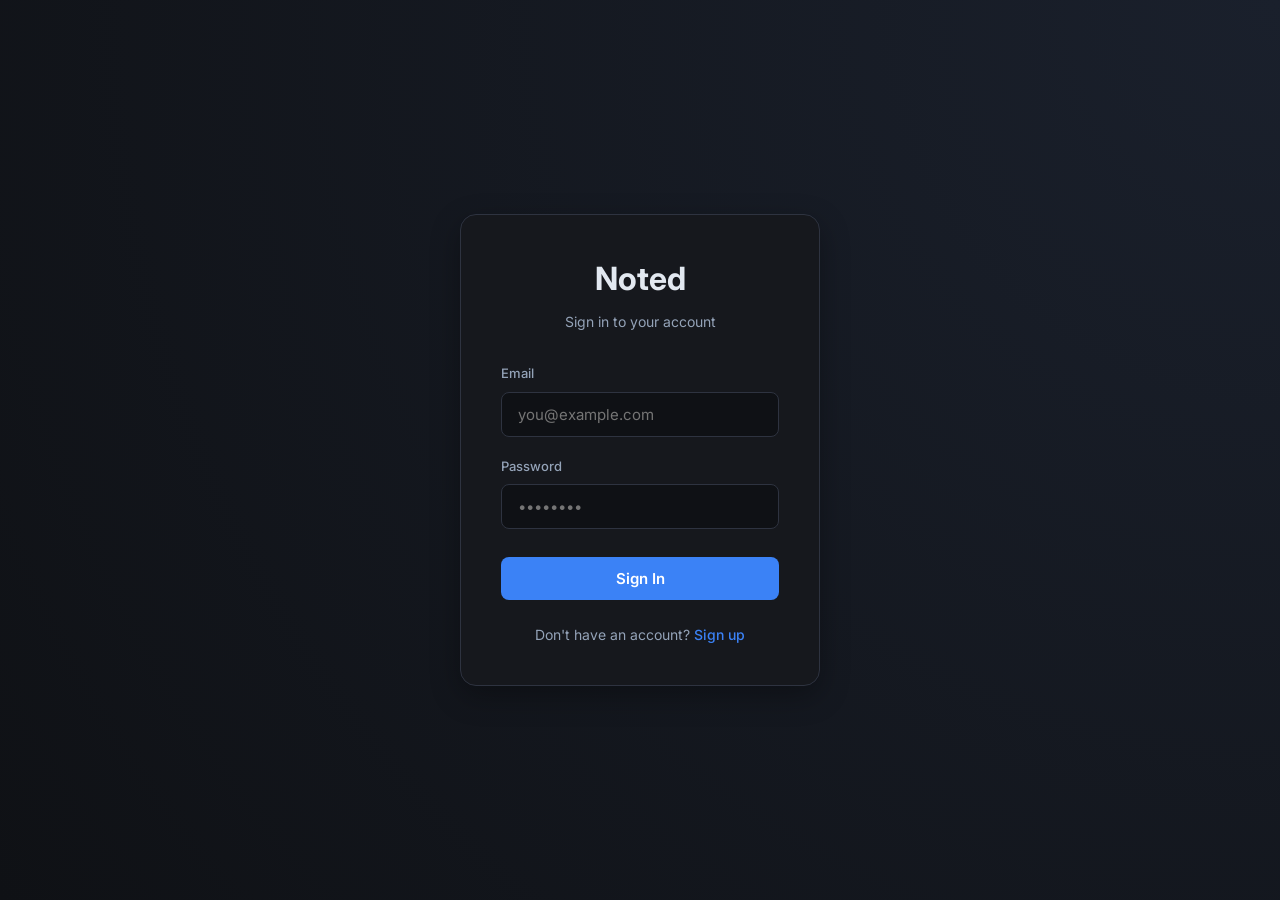
<file: index.html>
<!DOCTYPE html>
<html lang="en">
<head>
    <meta charset="UTF-8">
    <meta name="viewport" content="width=device-width, initial-scale=1.0">
    <title>Noted - Premium Notepad</title>
    <meta name="description" content="A beautiful, premium, and dynamic notepad application.">
    <!-- Google Fonts -->
    <link rel="preconnect" href="https://fonts.googleapis.com">
    <link rel="preconnect" href="https://fonts.gstatic.com" crossorigin>
    <link href="https://fonts.googleapis.com/css2?family=Inter:wght@300;400;500;600;700&display=swap" rel="stylesheet">
    <link rel="stylesheet" href="style.css">
</head>
<body>
    <div class="app-container">
        <!-- Sidebar -->
        <aside class="sidebar">
            <div class="sidebar-header">
                <h1>Noted</h1>
                <div style="display: flex; gap: 8px;">
                    <button id="logout-btn" class="icon-btn danger" title="Log out">
                        <svg width="20" height="20" viewBox="0 0 24 24" fill="none" stroke="currentColor" stroke-width="2" stroke-linecap="round" stroke-linejoin="round">
                            <path d="M9 21H5a2 2 0 0 1-2-2V5a2 2 0 0 1 2-2h4"></path>
                            <polyline points="16 17 21 12 16 7"></polyline>
                            <line x1="21" y1="12" x2="9" y2="12"></line>
                        </svg>
                    </button>
                    <button id="new-note-btn" class="icon-btn" title="Create new note">
                        <svg width="24" height="24" viewBox="0 0 24 24" fill="none" stroke="currentColor" stroke-width="2" stroke-linecap="round" stroke-linejoin="round">
                            <line x1="12" y1="5" x2="12" y2="19"></line>
                            <line x1="5" y1="12" x2="19" y2="12"></line>
                        </svg>
                    </button>
                </div>
            </div>
            
            <div class="search-container">
                <svg class="search-icon" width="18" height="18" viewBox="0 0 24 24" fill="none" stroke="currentColor" stroke-width="2" stroke-linecap="round" stroke-linejoin="round">
                    <circle cx="11" cy="11" r="8"></circle>
                    <line x1="21" y1="21" x2="16.65" y2="16.65"></line>
                </svg>
                <input type="text" id="search-input" placeholder="Search notes...">
            </div>

            <div class="notes-list" id="notes-list">
                <!-- Notes will be injected here via JS -->
            </div>
        </aside>

        <!-- Main Editor Area -->
        <main class="editor-container">
            <div id="editor-empty-state" class="empty-state">
                <div class="empty-icon-wrapper">
                    <svg width="64" height="64" viewBox="0 0 24 24" fill="none" stroke="currentColor" stroke-width="1.5" stroke-linecap="round" stroke-linejoin="round">
                        <path d="M11 4H4a2 2 0 0 0-2 2v14a2 2 0 0 0 2 2h14a2 2 0 0 0 2-2v-7"></path>
                        <path d="M18.5 2.5a2.121 2.121 0 0 1 3 3L12 15l-4 1 1-4 9.5-9.5z"></path>
                    </svg>
                </div>
                <h2>Select a note or create a new one</h2>
                <p>Your beautiful thoughts deserve a beautiful space.</p>
            </div>

            <div id="editor-area" class="editor-area hidden">
                <div class="editor-header">
                    <input type="text" id="note-title" placeholder="Note Title" autocomplete="off">
                    <div class="editor-actions">
                        <span id="save-status" class="save-status">Saved</span>
                        <button id="delete-note-btn" class="icon-btn danger" title="Delete note">
                            <svg width="20" height="20" viewBox="0 0 24 24" fill="none" stroke="currentColor" stroke-width="2" stroke-linecap="round" stroke-linejoin="round">
                                <polyline points="3 6 5 6 21 6"></polyline>
                                <path d="M19 6v14a2 2 0 0 1-2 2H7a2 2 0 0 1-2-2V6m3 0V4a2 2 0 0 1 2-2h4a2 2 0 0 1 2 2v2"></path>
                                <line x1="10" y1="11" x2="10" y2="17"></line>
                                <line x1="14" y1="11" x2="14" y2="17"></line>
                            </svg>
                        </button>
                    </div>
                </div>
                <textarea id="note-content" placeholder="Start typing..."></textarea>
            </div>
        </main>
    </div>
    <script src="app.js"></script>
</body>
</html>
</file>
<file: style.css>
:root {
    --bg-color: #0f1115;
    --sidebar-bg: #16181d;
    --text-primary: #e2e8f0;
    --text-secondary: #94a3b8;
    --accent-color: #3b82f6;
    --accent-hover: #2563eb;
    --border-color: #2e3340;
    --item-hover: #1e2229;
    --item-active: #232833;
    --danger-color: #ef4444;
    --danger-hover: #dc2626;
    --glass-bg: rgba(22, 24, 29, 0.7);
    --font-family: 'Inter', sans-serif;
}

* {
    box-sizing: border-box;
    margin: 0;
    padding: 0;
}

body {
    font-family: var(--font-family);
    background-color: var(--bg-color);
    color: var(--text-primary);
    height: 100vh;
    overflow: hidden;
    line-height: 1.5;
}

.app-container {
    display: flex;
    height: 100vh;
    width: 100vw;
}

/* Sidebar */
.sidebar {
    width: 320px;
    background-color: var(--sidebar-bg);
    border-right: 1px solid var(--border-color);
    display: flex;
    flex-direction: column;
    z-index: 10;
    box-shadow: 4px 0 20px rgba(0, 0, 0, 0.2);
}

.sidebar-header {
    padding: 24px 20px 16px;
    display: flex;
    justify-content: space-between;
    align-items: center;
}

.sidebar-header h1 {
    font-size: 24px;
    font-weight: 700;
    background: linear-gradient(135deg, #60a5fa, #a78bfa);
    -webkit-background-clip: text;
    background-clip: text;
    -webkit-text-fill-color: transparent;
    letter-spacing: -0.5px;
}

.icon-btn {
    background: transparent;
    border: none;
    color: var(--text-secondary);
    cursor: pointer;
    width: 36px;
    height: 36px;
    border-radius: 8px;
    display: flex;
    align-items: center;
    justify-content: center;
    transition: all 0.2s cubic-bezier(0.4, 0, 0.2, 1);
}

.icon-btn:hover {
    background-color: var(--item-hover);
    color: var(--text-primary);
    transform: translateY(-1px);
}

.icon-btn:active {
    transform: translateY(1px);
}

.icon-btn.danger:hover {
    color: var(--danger-color);
    background-color: rgba(239, 68, 68, 0.1);
}

.search-container {
    padding: 0 20px 16px;
    position: relative;
}

.search-icon {
    position: absolute;
    left: 32px;
    top: 50%;
    transform: translateY(-50%) translateY(-8px);
    color: var(--text-secondary);
}

#search-input {
    width: 100%;
    background-color: var(--bg-color);
    border: 1px solid var(--border-color);
    padding: 10px 16px 10px 40px;
    border-radius: 12px;
    color: var(--text-primary);
    font-size: 14px;
    font-family: inherit;
    transition: all 0.2s ease;
    outline: none;
}

#search-input:focus {
    border-color: var(--accent-color);
    box-shadow: 0 0 0 2px rgba(59, 130, 246, 0.2);
}

.notes-list {
    flex: 1;
    overflow-y: auto;
    padding: 8px 12px;
}

.notes-list::-webkit-scrollbar {
    width: 6px;
}

.notes-list::-webkit-scrollbar-track {
    background: transparent;
}

.notes-list::-webkit-scrollbar-thumb {
    background-color: var(--border-color);
    border-radius: 10px;
}

.note-item {
    padding: 12px 16px;
    border-radius: 12px;
    cursor: pointer;
    margin-bottom: 4px;
    transition: all 0.2s ease;
    border: 1px solid transparent;
}

.note-item:hover {
    background-color: var(--item-hover);
    transform: translateX(2px);
}

.note-item.active {
    background-color: var(--item-active);
    border-color: var(--border-color);
}

.note-item-title {
    font-size: 15px;
    font-weight: 500;
    margin-bottom: 4px;
    white-space: nowrap;
    overflow: hidden;
    text-overflow: ellipsis;
    color: var(--text-primary);
}

.note-item-preview {
    font-size: 13px;
    color: var(--text-secondary);
    white-space: nowrap;
    overflow: hidden;
    text-overflow: ellipsis;
}

.note-item-date {
    font-size: 11px;
    color: #64748b;
    margin-top: 6px;
    display: block;
}

/* Editor Area */
.editor-container {
    flex: 1;
    display: flex;
    flex-direction: column;
    background-color: var(--bg-color);
    position: relative;
}

.empty-state {
    position: absolute;
    inset: 0;
    display: flex;
    flex-direction: column;
    align-items: center;
    justify-content: center;
    text-align: center;
    padding: 20px;
    opacity: 0;
    pointer-events: none;
    transition: opacity 0.4s ease;
}

.empty-state:not(.hidden) {
    opacity: 1;
    pointer-events: auto;
}

.empty-icon-wrapper {
    width: 100px;
    height: 100px;
    border-radius: 50%;
    background: linear-gradient(135deg, rgba(59, 130, 246, 0.1), rgba(167, 139, 250, 0.1));
    display: flex;
    align-items: center;
    justify-content: center;
    color: var(--accent-color);
    margin-bottom: 24px;
}

.empty-state h2 {
    font-size: 24px;
    font-weight: 600;
    margin-bottom: 8px;
    color: var(--text-primary);
}

.empty-state p {
    color: var(--text-secondary);
    font-size: 15px;
}

.editor-area {
    display: flex;
    flex-direction: column;
    height: 100%;
    opacity: 1;
    transition: opacity 0.3s ease;
}

.editor-area.hidden {
    opacity: 0;
    pointer-events: none;
    position: absolute;
}

.editor-header {
    padding: 32px 48px 16px;
    display: flex;
    justify-content: space-between;
    align-items: flex-start;
}

#note-title {
    font-size: 32px;
    font-weight: 700;
    background: transparent;
    border: none;
    color: var(--text-primary);
    width: 100%;
    outline: none;
    font-family: inherit;
    padding-bottom: 16px;
    border-bottom: 1px solid var(--border-color);
}

#note-title::placeholder {
    color: var(--text-secondary);
    opacity: 0.5;
}

.editor-actions {
    display: flex;
    align-items: center;
    gap: 16px;
    padding-left: 24px;
    margin-top: 8px;
}

.save-status {
    font-size: 13px;
    color: var(--text-secondary);
    white-space: nowrap;
    opacity: 0;
    transition: opacity 0.3s ease;
}

.save-status.show {
    opacity: 1;
}

#note-content {
    flex: 1;
    background: transparent;
    border: none;
    padding: 24px 48px;
    color: var(--text-primary);
    font-size: 16px;
    line-height: 1.7;
    font-family: inherit;
    resize: none;
    outline: none;
}

#note-content::placeholder {
    color: var(--text-secondary);
    opacity: 0.5;
}

#note-content::-webkit-scrollbar {
    width: 8px;
}

#note-content::-webkit-scrollbar-track {
    background: transparent;
}

#note-content::-webkit-scrollbar-thumb {
    background-color: var(--border-color);
    border-radius: 10px;
}
</file>
<file: auth.css>
.auth-body {
    display: flex;
    align-items: center;
    justify-content: center;
    background: radial-gradient(circle at top right, #1a202c 0%, #0f1115 100%);
}

.auth-wrapper {
    width: 100%;
    max-width: 400px;
    padding: 20px;
}

.auth-card {
    background: var(--sidebar-bg);
    border: 1px solid var(--border-color);
    border-radius: 16px;
    padding: 40px;
    box-shadow: 0 10px 30px rgba(0, 0, 0, 0.3);
    backdrop-filter: blur(10px);
}

.auth-header {
    text-align: center;
    margin-bottom: 32px;
}

.auth-header p {
    color: var(--text-secondary);
    margin-top: 8px;
    font-size: 14px;
}

.input-group {
    margin-bottom: 20px;
}

.input-group label {
    display: block;
    margin-bottom: 8px;
    color: var(--text-secondary);
    font-size: 13px;
    font-weight: 500;
}

.input-group input {
    width: 100%;
    background-color: var(--bg-color);
    border: 1px solid var(--border-color);
    padding: 12px 16px;
    border-radius: 8px;
    color: var(--text-primary);
    font-size: 15px;
    font-family: inherit;
    transition: all 0.2s ease;
    outline: none;
}

.input-group input:focus {
    border-color: var(--accent-color);
    box-shadow: 0 0 0 2px rgba(59, 130, 246, 0.2);
}

.primary-btn {
    width: 100%;
    padding: 12px;
    background-color: var(--accent-color);
    color: white;
    border: none;
    border-radius: 8px;
    font-size: 15px;
    font-weight: 600;
    cursor: pointer;
    transition: background-color 0.2s;
    font-family: inherit;
    margin-top: 8px;
}

.primary-btn:hover {
    background-color: var(--accent-hover);
}

.auth-footer {
    margin-top: 24px;
    text-align: center;
    font-size: 14px;
    color: var(--text-secondary);
}

.auth-footer a {
    color: var(--accent-color);
    text-decoration: none;
    font-weight: 500;
}

.auth-footer a:hover {
    text-decoration: underline;
}

.error-message {
    color: var(--danger-color);
    font-size: 13px;
    margin-bottom: 16px;
    text-align: center;
}

.error-message.hidden {
    display: none;
}
</file>
